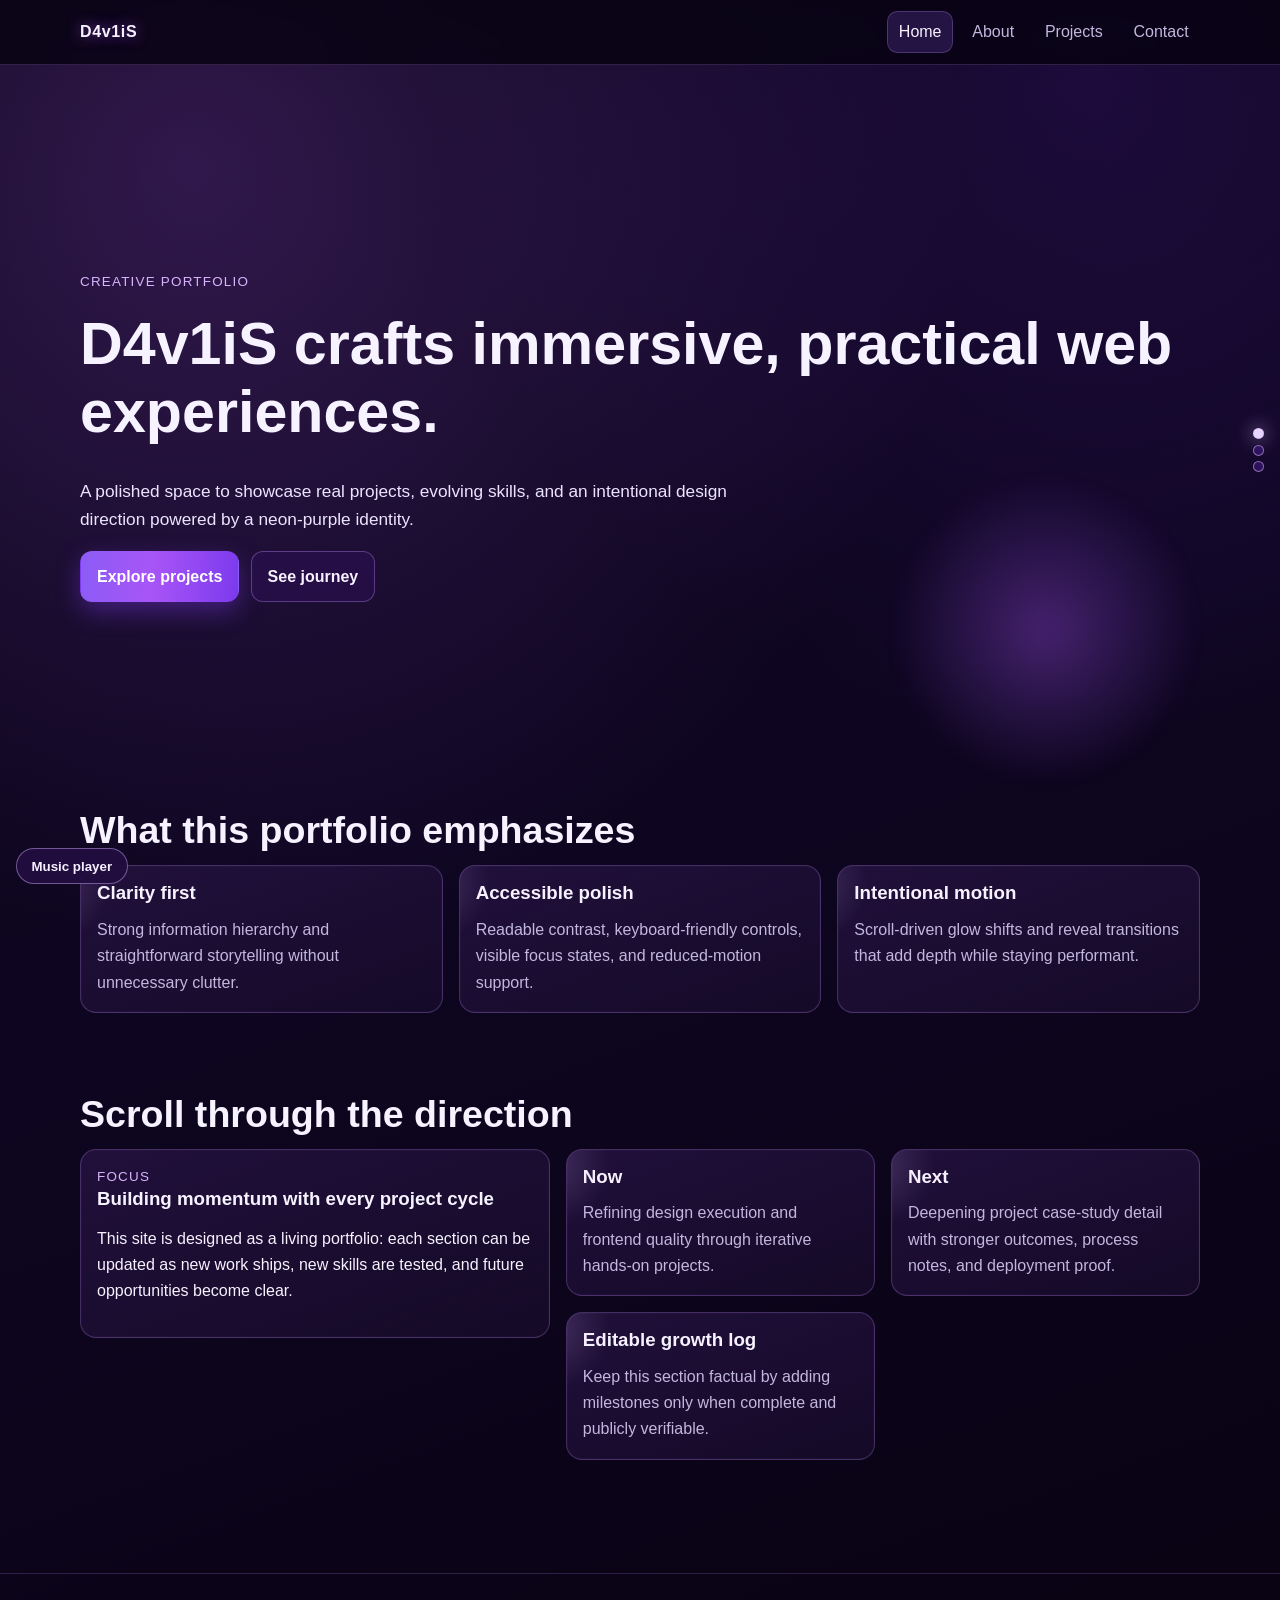
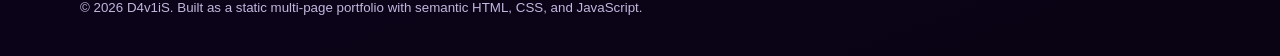
<file: index.html>
<!DOCTYPE html>
<html lang="en">
  <head>
    <meta charset="UTF-8" />
    <meta name="viewport" content="width=device-width, initial-scale=1" />
    <title>D4v1iS | Home</title>
    <meta name="description" content="D4v1iS portfolio home — premium neon-purple creative developer portfolio with projects, story, and contact." />
    <meta property="og:title" content="D4v1iS | Home" />
    <meta property="og:description" content="Explore the work, story, and direction of D4v1iS." />
    <meta property="og:type" content="website" />
    <meta property="og:url" content="https://d4v1is.me/" />
    <meta name="twitter:card" content="summary_large_image" />
    <meta name="twitter:title" content="D4v1iS | Home" />
    <meta name="twitter:description" content="Neon-purple portfolio and featured work by D4v1iS." />
    <meta name="theme-color" content="#16052d" />
    <link rel="canonical" href="https://d4v1is.me/" />
    <link rel="stylesheet" href="styles.css" />
    <script type="application/ld+json">
      {
        "@context": "https://schema.org",
        "@type": "Person",
        "name": "D4v1iS",
        "url": "https://d4v1is.me/",
        "knowsAbout": ["Web Development", "Frontend", "GitHub Pages"]
      }
    </script>
  </head>
  <body>
    <a class="skip-link" href="#main">Skip to content</a>
    <div class="progress-bar" aria-hidden="true"></div>

    <header class="site-header">
      <div class="container nav">
        <a class="brand" href="index.html">D4v1iS</a>
        <button class="menu-btn" type="button" aria-expanded="false" aria-controls="nav-links" id="menu-btn">Menu</button>
        <nav aria-label="Primary">
          <div class="nav-links" id="nav-links" data-open="false">
            <a href="index.html" aria-current="page">Home</a>
            <a href="about.html">About</a>
            <a href="projects.html">Projects</a>
            <a href="contact.html">Contact</a>
          </div>
        </nav>
      </div>
    </header>

    <main id="main" class="container">
      <section class="hero" id="hero">
        <p class="eyebrow reveal">Creative portfolio</p>
        <h1 class="reveal">D4v1iS crafts immersive, practical web experiences.</h1>
        <p class="lead reveal">
          A polished space to showcase real projects, evolving skills, and an intentional design direction powered by a neon-purple identity.
        </p>
        <div class="actions reveal">
          <a class="btn btn-primary" href="projects.html">Explore projects</a>
          <a class="btn btn-secondary" href="about.html">See journey</a>
        </div>
      </section>

      <section id="highlights">
        <h2 class="reveal">What this portfolio emphasizes</h2>
        <div class="grid">
          <article class="card reveal">
            <h3>Clarity first</h3>
            <p>Strong information hierarchy and straightforward storytelling without unnecessary clutter.</p>
          </article>
          <article class="card reveal">
            <h3>Accessible polish</h3>
            <p>Readable contrast, keyboard-friendly controls, visible focus states, and reduced-motion support.</p>
          </article>
          <article class="card reveal">
            <h3>Intentional motion</h3>
            <p>Scroll-driven glow shifts and reveal transitions that add depth while staying performant.</p>
          </article>
        </div>
      </section>

      <section id="story">
        <h2 class="reveal">Scroll through the direction</h2>
        <div class="story-grid">
          <aside class="story-panel sticky reveal" aria-label="Story guide">
            <p class="eyebrow">Focus</p>
            <h3>Building momentum with every project cycle</h3>
            <p>
              This site is designed as a living portfolio: each section can be updated as new work ships, new skills are tested, and future opportunities become clear.
            </p>
          </aside>
          <div class="grid">
            <article class="card reveal">
              <h3>Now</h3>
              <p>Refining design execution and frontend quality through iterative hands-on projects.</p>
            </article>
            <article class="card reveal">
              <h3>Next</h3>
              <p>Deepening project case-study detail with stronger outcomes, process notes, and deployment proof.</p>
            </article>
            <article class="card reveal">
              <h3>Editable growth log</h3>
              <p>Keep this section factual by adding milestones only when complete and publicly verifiable.</p>
            </article>
          </div>
        </div>
      </section>
    </main>

    <nav class="section-indicator" aria-label="Section progress">
      <a href="#hero" aria-current="true"><span class="sr-only">Hero</span></a>
      <a href="#highlights" aria-current="false"><span class="sr-only">Highlights</span></a>
      <a href="#story" aria-current="false"><span class="sr-only">Story</span></a>
    </nav>

    <div class="music-toggle">
      <button id="music-toggle-button" type="button" aria-expanded="false" aria-controls="music-panel">Music player</button>
    </div>
    <aside class="music-panel glass" id="music-panel" data-open="false" aria-label="Spotify music player">
      <p id="player-status">Loading Spotify player… press play once ready.</p>
      <iframe
        id="spotify-player"
        class="spotify"
        src="https://open.spotify.com/embed/track/2nWw7VrUn8Ijo45K6WIIna?utm_source=generator"
        allow="autoplay; clipboard-write; encrypted-media; fullscreen; picture-in-picture"
        loading="lazy"
        title="Spotify player for selected track"
      ></iframe>
      <p>
        Autoplay is limited by browsers and Spotify policies. Use the player controls or
        <a class="inline-link" href="https://open.spotify.com/track/2nWw7VrUn8Ijo45K6WIIna?si=8f95361fdbb84cdb" target="_blank" rel="noreferrer">Open on Spotify</a>.
      </p>
    </aside>

    <footer>
      <div class="container">
        <small>© <span data-year></span> D4v1iS. Built as a static multi-page portfolio with semantic HTML, CSS, and JavaScript.</small>
      </div>
    </footer>

    <script src="script.js"></script>
  </body>
</html>
</file>
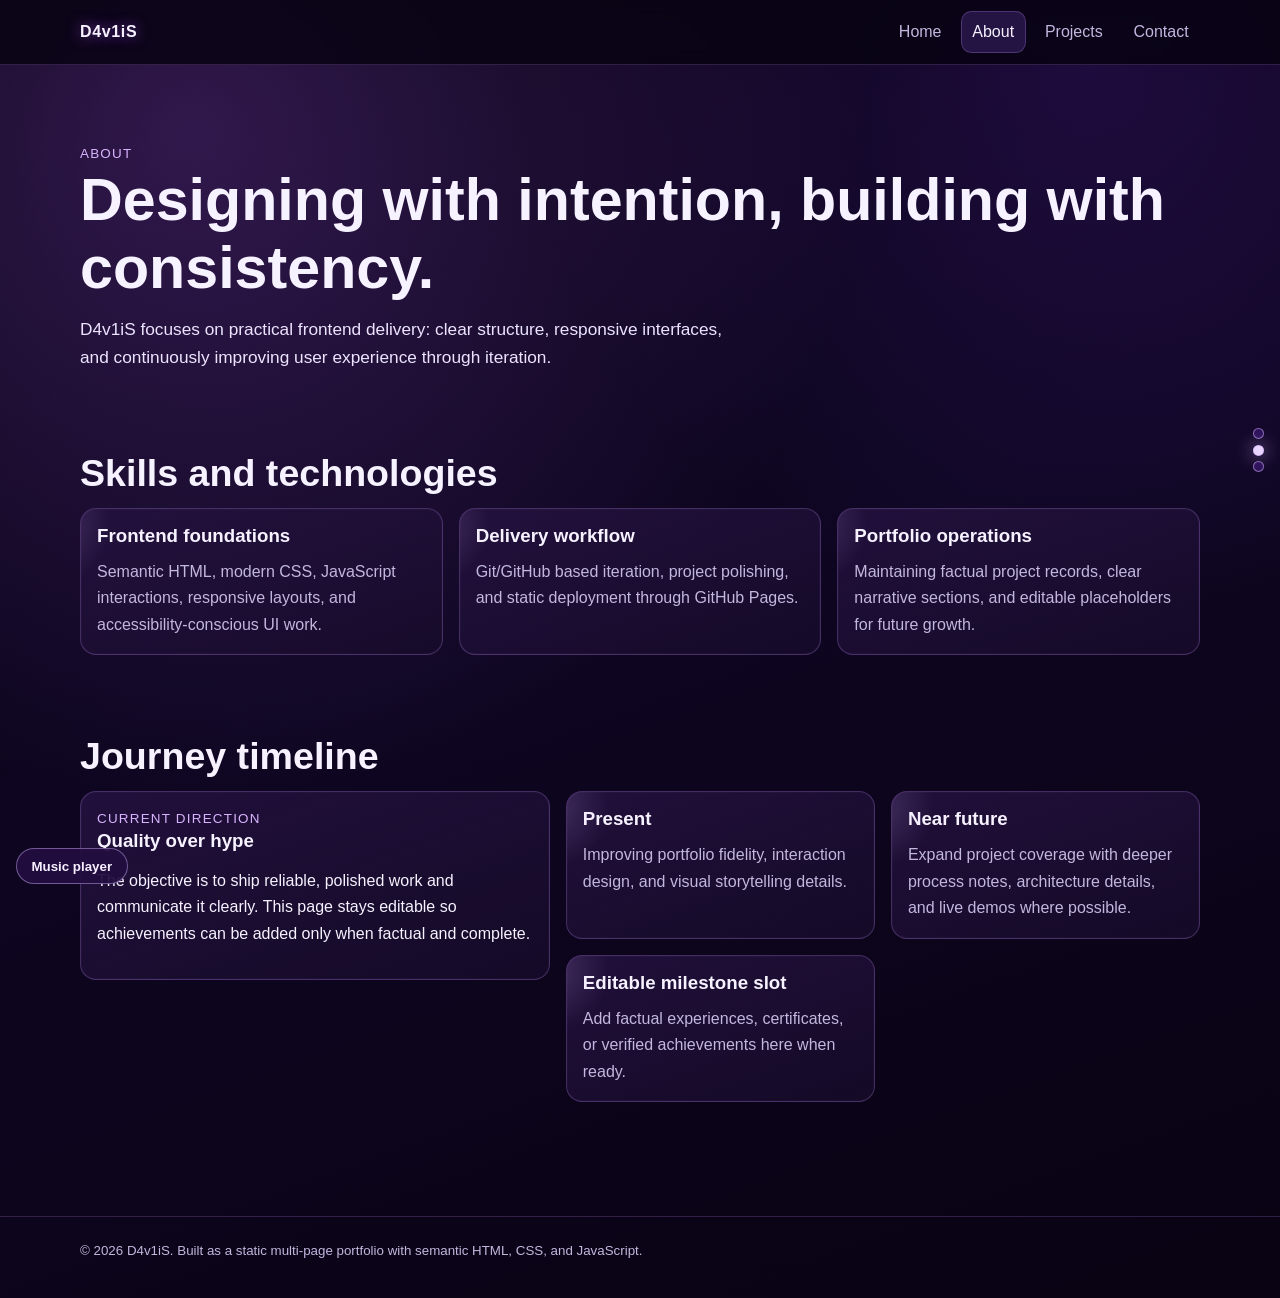
<file: about.html>
<!DOCTYPE html>
<html lang="en">
  <head>
    <meta charset="UTF-8" />
    <meta name="viewport" content="width=device-width, initial-scale=1" />
    <title>D4v1iS | About</title>
    <meta name="description" content="About D4v1iS — skills, approach, and current learning journey." />
    <meta property="og:title" content="D4v1iS | About" />
    <meta property="og:description" content="Learn about the creative and technical direction of D4v1iS." />
    <meta property="og:type" content="website" />
    <meta property="og:url" content="https://d4v1is.me/about.html" />
    <meta name="twitter:card" content="summary_large_image" />
    <meta name="twitter:title" content="D4v1iS | About" />
    <meta name="twitter:description" content="Skills and journey overview for D4v1iS." />
    <meta name="theme-color" content="#16052d" />
    <link rel="canonical" href="https://d4v1is.me/about.html" />
    <link rel="stylesheet" href="styles.css" />
  </head>
  <body>
    <a class="skip-link" href="#main">Skip to content</a>
    <div class="progress-bar" aria-hidden="true"></div>

    <header class="site-header">
      <div class="container nav">
        <a class="brand" href="index.html">D4v1iS</a>
        <button class="menu-btn" type="button" aria-expanded="false" aria-controls="nav-links" id="menu-btn">Menu</button>
        <nav aria-label="Primary">
          <div class="nav-links" id="nav-links" data-open="false">
            <a href="index.html">Home</a>
            <a href="about.html" aria-current="page">About</a>
            <a href="projects.html">Projects</a>
            <a href="contact.html">Contact</a>
          </div>
        </nav>
      </div>
    </header>

    <main id="main" class="container">
      <section id="about-intro">
        <p class="eyebrow reveal">About</p>
        <h1 class="reveal">Designing with intention, building with consistency.</h1>
        <p class="lead reveal">
          D4v1iS focuses on practical frontend delivery: clear structure, responsive interfaces, and continuously improving user experience through iteration.
        </p>
      </section>

      <section id="skills">
        <h2 class="reveal">Skills and technologies</h2>
        <div class="grid">
          <article class="card reveal">
            <h3>Frontend foundations</h3>
            <p>Semantic HTML, modern CSS, JavaScript interactions, responsive layouts, and accessibility-conscious UI work.</p>
          </article>
          <article class="card reveal">
            <h3>Delivery workflow</h3>
            <p>Git/GitHub based iteration, project polishing, and static deployment through GitHub Pages.</p>
          </article>
          <article class="card reveal">
            <h3>Portfolio operations</h3>
            <p>Maintaining factual project records, clear narrative sections, and editable placeholders for future growth.</p>
          </article>
        </div>
      </section>

      <section id="journey">
        <h2 class="reveal">Journey timeline</h2>
        <div class="story-grid">
          <article class="story-panel sticky reveal">
            <p class="eyebrow">Current direction</p>
            <h3>Quality over hype</h3>
            <p>
              The objective is to ship reliable, polished work and communicate it clearly. This page stays editable so achievements can be added only when factual and complete.
            </p>
          </article>
          <div class="grid">
            <article class="card reveal">
              <h3>Present</h3>
              <p>Improving portfolio fidelity, interaction design, and visual storytelling details.</p>
            </article>
            <article class="card reveal">
              <h3>Near future</h3>
              <p>Expand project coverage with deeper process notes, architecture details, and live demos where possible.</p>
            </article>
            <article class="card reveal">
              <h3>Editable milestone slot</h3>
              <p>Add factual experiences, certificates, or verified achievements here when ready.</p>
            </article>
          </div>
        </div>
      </section>
    </main>

    <nav class="section-indicator" aria-label="Section progress">
      <a href="#about-intro" aria-current="true"><span class="sr-only">About intro</span></a>
      <a href="#skills" aria-current="false"><span class="sr-only">Skills</span></a>
      <a href="#journey" aria-current="false"><span class="sr-only">Journey</span></a>
    </nav>

    <div class="music-toggle">
      <button id="music-toggle-button" type="button" aria-expanded="false" aria-controls="music-panel">Music player</button>
    </div>
    <aside class="music-panel glass" id="music-panel" data-open="false" aria-label="Spotify music player">
      <p id="player-status">Loading Spotify player… press play once ready.</p>
      <iframe
        id="spotify-player"
        class="spotify"
        src="https://open.spotify.com/embed/track/2nWw7VrUn8Ijo45K6WIIna?utm_source=generator"
        allow="autoplay; clipboard-write; encrypted-media; fullscreen; picture-in-picture"
        loading="lazy"
        title="Spotify player for selected track"
      ></iframe>
      <p>
        Autoplay is limited by browsers and Spotify policies. Use the player controls or
        <a class="inline-link" href="https://open.spotify.com/track/2nWw7VrUn8Ijo45K6WIIna?si=8f95361fdbb84cdb" target="_blank" rel="noreferrer">Open on Spotify</a>.
      </p>
    </aside>

    <footer>
      <div class="container">
        <small>© <span data-year></span> D4v1iS. Built as a static multi-page portfolio with semantic HTML, CSS, and JavaScript.</small>
      </div>
    </footer>

    <script src="script.js"></script>
  </body>
</html>
</file>
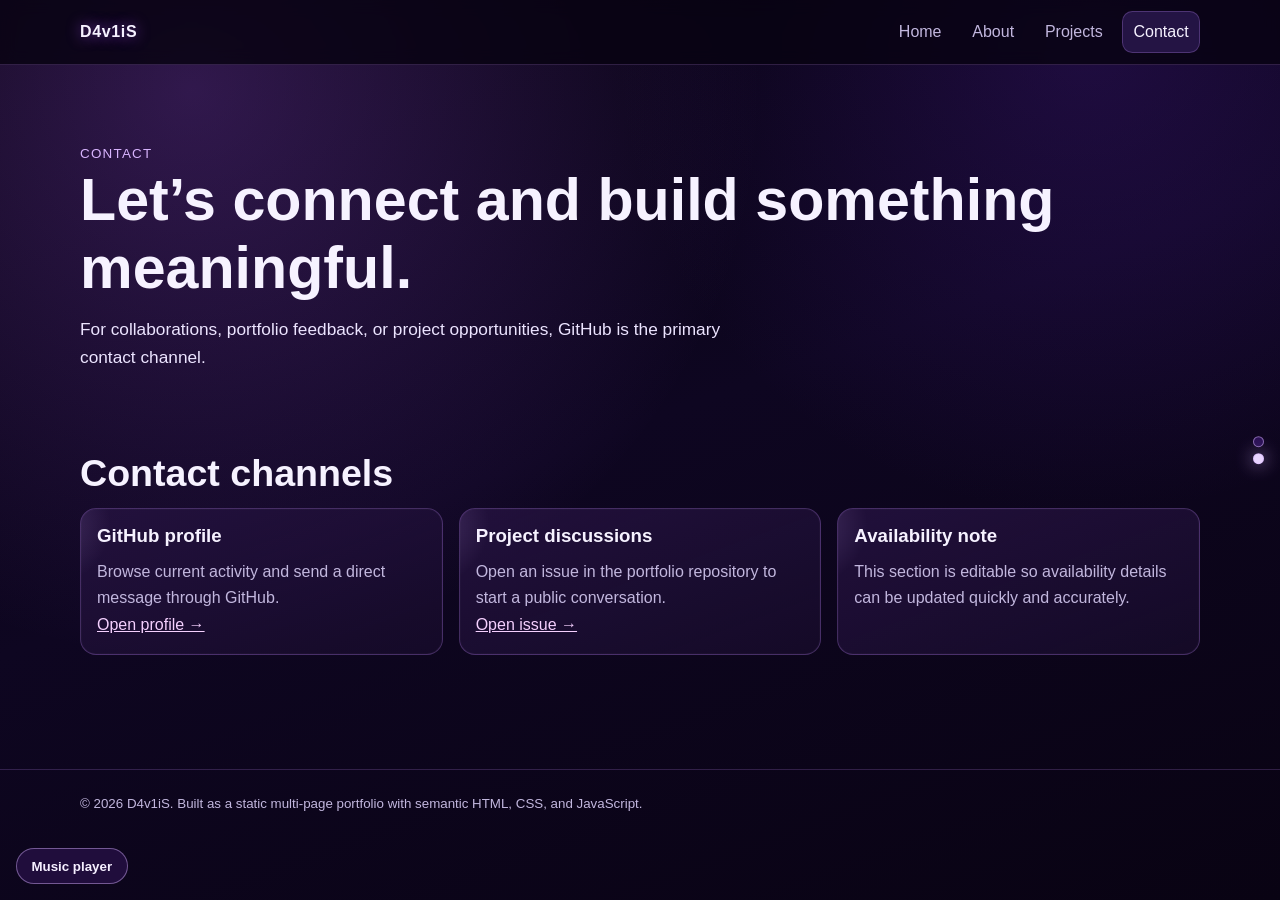
<file: contact.html>
<!DOCTYPE html>
<html lang="en">
  <head>
    <meta charset="UTF-8" />
    <meta name="viewport" content="width=device-width, initial-scale=1" />
    <title>D4v1iS | Contact</title>
    <meta name="description" content="Contact D4v1iS through GitHub and collaboration channels." />
    <meta property="og:title" content="D4v1iS | Contact" />
    <meta property="og:description" content="Reach out to D4v1iS for collaboration and portfolio inquiries." />
    <meta property="og:type" content="website" />
    <meta property="og:url" content="https://d4v1is.me/contact.html" />
    <meta name="twitter:card" content="summary_large_image" />
    <meta name="twitter:title" content="D4v1iS | Contact" />
    <meta name="twitter:description" content="Contact details and outreach links for D4v1iS." />
    <meta name="theme-color" content="#16052d" />
    <link rel="canonical" href="https://d4v1is.me/contact.html" />
    <link rel="stylesheet" href="styles.css" />
  </head>
  <body>
    <a class="skip-link" href="#main">Skip to content</a>
    <div class="progress-bar" aria-hidden="true"></div>

    <header class="site-header">
      <div class="container nav">
        <a class="brand" href="index.html">D4v1iS</a>
        <button class="menu-btn" type="button" aria-expanded="false" aria-controls="nav-links" id="menu-btn">Menu</button>
        <nav aria-label="Primary">
          <div class="nav-links" id="nav-links" data-open="false">
            <a href="index.html">Home</a>
            <a href="about.html">About</a>
            <a href="projects.html">Projects</a>
            <a href="contact.html" aria-current="page">Contact</a>
          </div>
        </nav>
      </div>
    </header>

    <main id="main" class="container">
      <section id="contact-intro">
        <p class="eyebrow reveal">Contact</p>
        <h1 class="reveal">Let’s connect and build something meaningful.</h1>
        <p class="lead reveal">
          For collaborations, portfolio feedback, or project opportunities, GitHub is the primary contact channel.
        </p>
      </section>

      <section id="contact-methods">
        <h2 class="reveal">Contact channels</h2>
        <div class="grid">
          <article class="card reveal">
            <h3>GitHub profile</h3>
            <p>Browse current activity and send a direct message through GitHub.</p>
            <p><a class="inline-link" href="https://github.com/D4v1iSss" target="_blank" rel="noreferrer">Open profile →</a></p>
          </article>
          <article class="card reveal">
            <h3>Project discussions</h3>
            <p>Open an issue in the portfolio repository to start a public conversation.</p>
            <p><a class="inline-link" href="https://github.com/D4v1iSss/D4v1iSss/issues" target="_blank" rel="noreferrer">Open issue →</a></p>
          </article>
          <article class="card reveal">
            <h3>Availability note</h3>
            <p>This section is editable so availability details can be updated quickly and accurately.</p>
          </article>
        </div>
      </section>
    </main>

    <nav class="section-indicator" aria-label="Section progress">
      <a href="#contact-intro" aria-current="true"><span class="sr-only">Contact intro</span></a>
      <a href="#contact-methods" aria-current="false"><span class="sr-only">Contact channels</span></a>
    </nav>

    <div class="music-toggle">
      <button id="music-toggle-button" type="button" aria-expanded="false" aria-controls="music-panel">Music player</button>
    </div>
    <aside class="music-panel glass" id="music-panel" data-open="false" aria-label="Spotify music player">
      <p id="player-status">Loading Spotify player… press play once ready.</p>
      <iframe
        id="spotify-player"
        class="spotify"
        src="https://open.spotify.com/embed/track/2nWw7VrUn8Ijo45K6WIIna?utm_source=generator"
        allow="autoplay; clipboard-write; encrypted-media; fullscreen; picture-in-picture"
        loading="lazy"
        title="Spotify player for selected track"
      ></iframe>
      <p>
        Autoplay is limited by browsers and Spotify policies. Use the player controls or
        <a class="inline-link" href="https://open.spotify.com/track/2nWw7VrUn8Ijo45K6WIIna?si=8f95361fdbb84cdb" target="_blank" rel="noreferrer">Open on Spotify</a>.
      </p>
    </aside>

    <footer>
      <div class="container">
        <small>© <span data-year></span> D4v1iS. Built as a static multi-page portfolio with semantic HTML, CSS, and JavaScript.</small>
      </div>
    </footer>

    <script src="script.js"></script>
  </body>
</html>
</file>
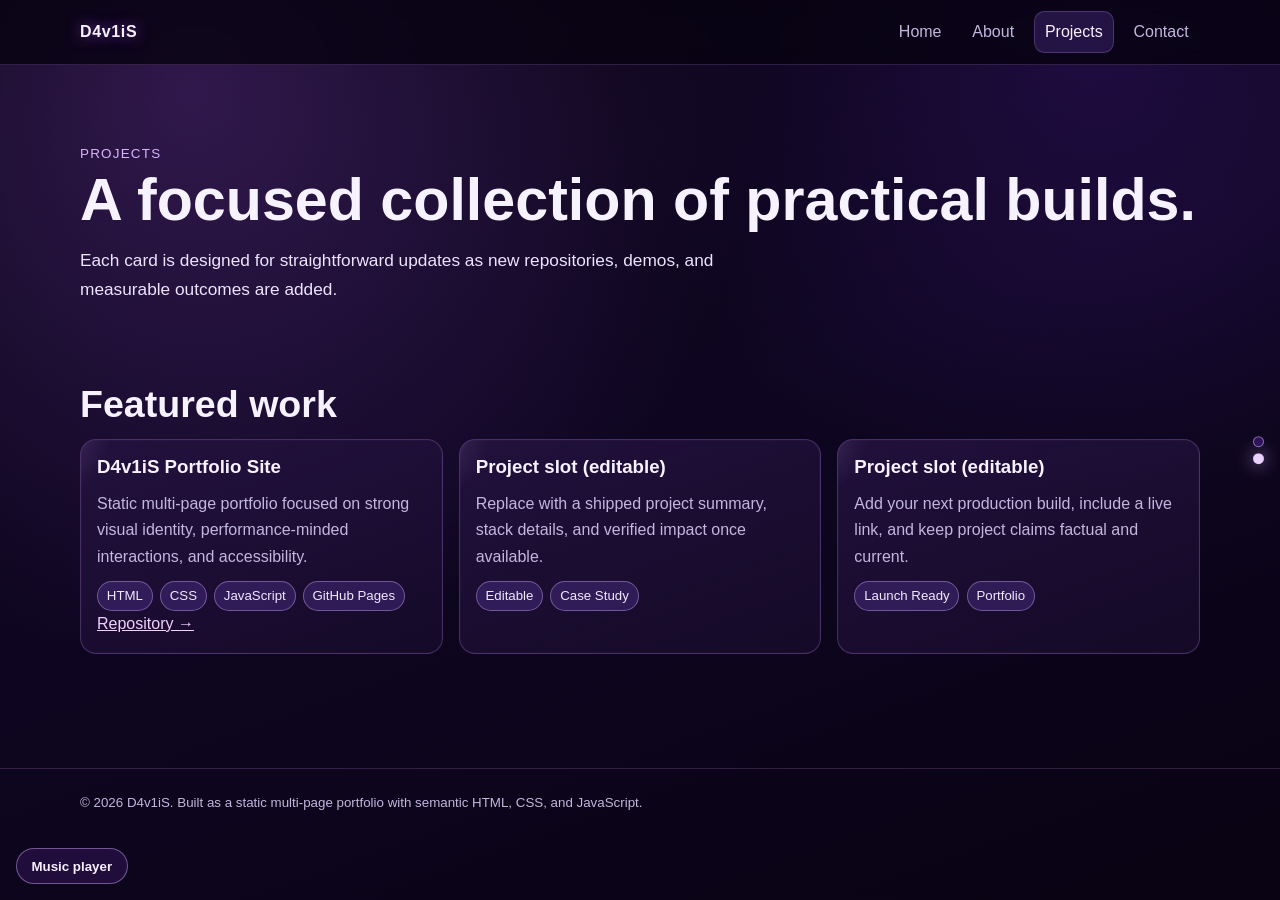
<file: projects.html>
<!DOCTYPE html>
<html lang="en">
  <head>
    <meta charset="UTF-8" />
    <meta name="viewport" content="width=device-width, initial-scale=1" />
    <title>D4v1iS | Projects</title>
    <meta name="description" content="Projects by D4v1iS — current portfolio work and editable slots for future project additions." />
    <meta property="og:title" content="D4v1iS | Projects" />
    <meta property="og:description" content="View featured projects and stack details from D4v1iS." />
    <meta property="og:type" content="website" />
    <meta property="og:url" content="https://d4v1is.me/projects.html" />
    <meta name="twitter:card" content="summary_large_image" />
    <meta name="twitter:title" content="D4v1iS | Projects" />
    <meta name="twitter:description" content="Featured project cards and stack focus by D4v1iS." />
    <meta name="theme-color" content="#16052d" />
    <link rel="canonical" href="https://d4v1is.me/projects.html" />
    <link rel="stylesheet" href="styles.css" />
  </head>
  <body>
    <a class="skip-link" href="#main">Skip to content</a>
    <div class="progress-bar" aria-hidden="true"></div>

    <header class="site-header">
      <div class="container nav">
        <a class="brand" href="index.html">D4v1iS</a>
        <button class="menu-btn" type="button" aria-expanded="false" aria-controls="nav-links" id="menu-btn">Menu</button>
        <nav aria-label="Primary">
          <div class="nav-links" id="nav-links" data-open="false">
            <a href="index.html">Home</a>
            <a href="about.html">About</a>
            <a href="projects.html" aria-current="page">Projects</a>
            <a href="contact.html">Contact</a>
          </div>
        </nav>
      </div>
    </header>

    <main id="main" class="container">
      <section id="projects-intro">
        <p class="eyebrow reveal">Projects</p>
        <h1 class="reveal">A focused collection of practical builds.</h1>
        <p class="lead reveal">
          Each card is designed for straightforward updates as new repositories, demos, and measurable outcomes are added.
        </p>
      </section>

      <section id="featured-projects">
        <h2 class="reveal">Featured work</h2>
        <div class="grid">
          <article class="card project-card reveal">
            <h3>D4v1iS Portfolio Site</h3>
            <p>Static multi-page portfolio focused on strong visual identity, performance-minded interactions, and accessibility.</p>
            <div class="tag-list">
              <span class="tag">HTML</span>
              <span class="tag">CSS</span>
              <span class="tag">JavaScript</span>
              <span class="tag">GitHub Pages</span>
            </div>
            <p><a class="inline-link" href="https://github.com/D4v1iSss/D4v1iSss" target="_blank" rel="noreferrer">Repository →</a></p>
          </article>

          <article class="card project-card reveal">
            <h3>Project slot (editable)</h3>
            <p>Replace with a shipped project summary, stack details, and verified impact once available.</p>
            <div class="tag-list">
              <span class="tag">Editable</span>
              <span class="tag">Case Study</span>
            </div>
          </article>

          <article class="card project-card reveal">
            <h3>Project slot (editable)</h3>
            <p>Add your next production build, include a live link, and keep project claims factual and current.</p>
            <div class="tag-list">
              <span class="tag">Launch Ready</span>
              <span class="tag">Portfolio</span>
            </div>
          </article>
        </div>
      </section>
    </main>

    <nav class="section-indicator" aria-label="Section progress">
      <a href="#projects-intro" aria-current="true"><span class="sr-only">Projects intro</span></a>
      <a href="#featured-projects" aria-current="false"><span class="sr-only">Featured projects</span></a>
    </nav>

    <div class="music-toggle">
      <button id="music-toggle-button" type="button" aria-expanded="false" aria-controls="music-panel">Music player</button>
    </div>
    <aside class="music-panel glass" id="music-panel" data-open="false" aria-label="Spotify music player">
      <p id="player-status">Loading Spotify player… press play once ready.</p>
      <iframe
        id="spotify-player"
        class="spotify"
        src="https://open.spotify.com/embed/track/2nWw7VrUn8Ijo45K6WIIna?utm_source=generator"
        allow="autoplay; clipboard-write; encrypted-media; fullscreen; picture-in-picture"
        loading="lazy"
        title="Spotify player for selected track"
      ></iframe>
      <p>
        Autoplay is limited by browsers and Spotify policies. Use the player controls or
        <a class="inline-link" href="https://open.spotify.com/track/2nWw7VrUn8Ijo45K6WIIna?si=8f95361fdbb84cdb" target="_blank" rel="noreferrer">Open on Spotify</a>.
      </p>
    </aside>

    <footer>
      <div class="container">
        <small>© <span data-year></span> D4v1iS. Built as a static multi-page portfolio with semantic HTML, CSS, and JavaScript.</small>
      </div>
    </footer>

    <script src="script.js"></script>
  </body>
</html>
</file>
<file: styles.css>
:root {
  --bg: #05020c;
  --bg-2: #0e0621;
  --surface: rgba(24, 12, 44, 0.72);
  --surface-strong: rgba(36, 18, 63, 0.88);
  --border: rgba(197, 142, 255, 0.26);
  --text: #f6f2ff;
  --muted: #c2b7de;
  --primary: #a855f7;
  --primary-strong: #7c3aed;
  --accent: #d8b4fe;
  --max: 1120px;
  --radius: 1rem;
  --progress: 0%;
  --scroll-ratio: 0;
}

* { box-sizing: border-box; }

html { scroll-behavior: smooth; }

body {
  margin: 0;
  font-family: Inter, "Segoe UI", Roboto, sans-serif;
  color: var(--text);
  background:
    radial-gradient(circle at 15% calc(10% + (var(--scroll-ratio) * 25%)), rgba(168, 85, 247, 0.26), transparent 42%),
    radial-gradient(circle at 85% calc(5% + (var(--scroll-ratio) * 35%)), rgba(76, 29, 149, 0.3), transparent 34%),
    linear-gradient(160deg, var(--bg) 0%, var(--bg-2) 48%, #090313 100%);
  line-height: 1.65;
  min-height: 100vh;
}

a { color: inherit; }

.skip-link {
  position: absolute;
  left: -9999px;
  top: 0;
}

.skip-link:focus {
  left: 1rem;
  top: 1rem;
  z-index: 200;
  background: #fff;
  color: #000;
  padding: 0.5rem 0.75rem;
  border-radius: 0.4rem;
}

.sr-only {
  position: absolute;
  width: 1px;
  height: 1px;
  padding: 0;
  margin: -1px;
  overflow: hidden;
  clip: rect(0, 0, 0, 0);
  white-space: nowrap;
  border: 0;
}

.progress-bar {
  position: fixed;
  inset: 0 0 auto 0;
  height: 3px;
  width: var(--progress);
  background: linear-gradient(90deg, var(--primary), var(--accent));
  box-shadow: 0 0 24px rgba(168, 85, 247, 0.75);
  z-index: 120;
}

.container {
  width: min(100% - 2rem, var(--max));
  margin-inline: auto;
}

.site-header {
  position: sticky;
  top: 0;
  z-index: 100;
  backdrop-filter: blur(8px);
  background: rgba(8, 3, 18, 0.82);
  border-bottom: 1px solid rgba(197, 142, 255, 0.2);
}

.nav {
  min-height: 4rem;
  display: flex;
  align-items: center;
  justify-content: space-between;
  gap: 0.75rem;
}

.brand {
  text-decoration: none;
  font-weight: 700;
  letter-spacing: 0.04em;
  text-shadow: 0 0 14px rgba(168, 85, 247, 0.7);
}

.nav-links {
  display: flex;
  gap: 0.5rem;
  align-items: center;
}

.nav-links a {
  text-decoration: none;
  padding: 0.4rem 0.65rem;
  border-radius: 0.65rem;
  color: var(--muted);
  border: 1px solid transparent;
  transition: border-color 180ms ease, color 180ms ease, background-color 180ms ease;
}

.nav-links a[aria-current="page"] {
  color: var(--text);
  border-color: var(--border);
  background: rgba(139, 92, 246, 0.2);
}

.nav-links a:hover,
.nav-links a:focus-visible {
  color: var(--text);
  border-color: rgba(197, 142, 255, 0.38);
  background: rgba(139, 92, 246, 0.18);
}

.menu-btn {
  display: none;
  border: 1px solid var(--border);
  background: transparent;
  color: var(--text);
  padding: 0.45rem 0.65rem;
  border-radius: 0.55rem;
}

main { padding: 2.4rem 0 4.6rem; }
section { padding: 2.5rem 0; }

.hero {
  min-height: min(74vh, 760px);
  display: grid;
  align-content: center;
  gap: 1.1rem;
  position: relative;
}

.hero::after {
  content: "";
  position: absolute;
  inset: auto 0 -1rem auto;
  width: min(310px, 78vw);
  aspect-ratio: 1;
  border-radius: 50%;
  background: radial-gradient(circle, rgba(168, 85, 247, 0.34), transparent 70%);
  filter: blur(8px);
  transform: translateY(calc(var(--scroll-ratio) * -35px));
  pointer-events: none;
}

h1, h2, h3 {
  margin: 0 0 0.8rem;
  line-height: 1.15;
}

h1 { font-size: clamp(2.2rem, 4.8vw, 3.7rem); }
h2 { font-size: clamp(1.6rem, 3vw, 2.35rem); }

.eyebrow {
  margin: 0;
  letter-spacing: 0.09em;
  text-transform: uppercase;
  color: var(--accent);
  font-size: 0.84rem;
}

.lead {
  margin: 0;
  max-width: 68ch;
  color: #ece4ff;
  font-size: clamp(1.02rem, 1.35vw, 1.24rem);
}

.actions {
  display: flex;
  flex-wrap: wrap;
  gap: 0.7rem;
}

.btn {
  border: 1px solid transparent;
  border-radius: 0.75rem;
  text-decoration: none;
  font-weight: 600;
  padding: 0.7rem 1rem;
  display: inline-flex;
  align-items: center;
  justify-content: center;
  transition: transform 180ms ease, box-shadow 180ms ease, background-color 180ms ease;
}

.btn:hover,
.btn:focus-visible {
  transform: translateY(-2px);
}

.btn-primary {
  color: #fff;
  background: linear-gradient(95deg, #8b5cf6 0%, #a855f7 45%, #7c3aed 100%);
  box-shadow: 0 9px 24px rgba(124, 58, 237, 0.4);
}

.btn-secondary {
  color: var(--text);
  border-color: rgba(197, 142, 255, 0.35);
  background: rgba(56, 17, 110, 0.3);
}

.glass,
.card,
.story-panel {
  border: 1px solid var(--border);
  background: linear-gradient(160deg, var(--surface-strong), var(--surface));
  border-radius: var(--radius);
  box-shadow: inset 0 0 0 1px rgba(255, 255, 255, 0.02);
}

.grid {
  display: grid;
  gap: 1rem;
  grid-template-columns: repeat(auto-fit, minmax(220px, 1fr));
}

.card {
  padding: 1rem;
  position: relative;
  overflow: hidden;
}

.card::before {
  content: "";
  position: absolute;
  inset: -30% auto auto -25%;
  width: 120px;
  height: 120px;
  background: radial-gradient(circle, rgba(216, 180, 254, 0.19), transparent 70%);
  pointer-events: none;
}

.card p { margin: 0; color: var(--muted); }

.js-enabled .reveal {
  opacity: 0;
  transform: translateY(24px);
  transition: opacity 520ms ease, transform 520ms ease;
}

.js-enabled .reveal.is-visible {
  opacity: 1;
  transform: translateY(0);
}

.story-grid {
  display: grid;
  gap: 1rem;
  grid-template-columns: minmax(0, 1fr) minmax(0, 1.35fr);
}

.story-panel {
  padding: 1rem;
}

.story-panel.sticky {
  position: sticky;
  top: 5.5rem;
  align-self: start;
}

.project-card {
  transition: transform 260ms ease, border-color 260ms ease, box-shadow 260ms ease;
}

.project-card:hover,
.project-card:focus-within {
  transform: translateY(-4px);
  border-color: rgba(216, 180, 254, 0.44);
  box-shadow: 0 15px 35px rgba(76, 29, 149, 0.3);
}

.tag-list {
  display: flex;
  flex-wrap: wrap;
  gap: 0.45rem;
  margin-top: 0.7rem;
}

.tag {
  font-size: 0.83rem;
  color: #f3e8ff;
  border: 1px solid rgba(216, 180, 254, 0.4);
  background: rgba(139, 92, 246, 0.2);
  border-radius: 999px;
  padding: 0.18rem 0.55rem;
}

.section-indicator {
  position: fixed;
  right: 1rem;
  top: 50%;
  transform: translateY(-50%);
  z-index: 80;
  display: grid;
  gap: 0.35rem;
}

.section-indicator a {
  width: 11px;
  height: 11px;
  display: block;
  border-radius: 50%;
  border: 1px solid rgba(216, 180, 254, 0.55);
  background: rgba(76, 29, 149, 0.45);
}

.section-indicator a[aria-current="true"] {
  background: #e9d5ff;
  box-shadow: 0 0 18px rgba(216, 180, 254, 0.85);
}

.music-toggle {
  position: fixed;
  left: 1rem;
  bottom: 1rem;
  z-index: 130;
}

.music-toggle button {
  border: 1px solid rgba(216, 180, 254, 0.45);
  border-radius: 999px;
  padding: 0.58rem 0.9rem;
  background: rgba(35, 14, 63, 0.94);
  color: #f5efff;
  font-weight: 600;
}

.music-panel {
  position: fixed;
  left: 1rem;
  bottom: 4.1rem;
  width: min(360px, calc(100vw - 2rem));
  padding: 0.85rem;
  z-index: 129;
  display: none;
}

.music-panel[data-open="true"] { display: block; }
.music-panel p { margin: 0.2rem 0 0.75rem; color: var(--muted); font-size: 0.9rem; }

.spotify {
  width: 100%;
  height: 152px;
  border: 0;
  border-radius: 12px;
}

.inline-link { color: #f5d0fe; }

footer {
  border-top: 1px solid rgba(197, 142, 255, 0.2);
  padding: 1.25rem 0 2.2rem;
  color: var(--muted);
}

:focus-visible {
  outline: 3px solid #c084fc;
  outline-offset: 2px;
}

@media (max-width: 980px) {
  .story-grid { grid-template-columns: 1fr; }
  .story-panel.sticky { position: static; }
  .section-indicator { display: none; }
}

@media (max-width: 760px) {
  .menu-btn { display: inline-flex; }

  .nav-links {
    position: absolute;
    left: 0;
    right: 0;
    top: 4rem;
    display: none;
    flex-direction: column;
    align-items: stretch;
    padding: 0.85rem 1rem 1rem;
    background: rgba(8, 3, 18, 0.97);
    border-bottom: 1px solid rgba(197, 142, 255, 0.26);
  }

  .nav-links[data-open="true"] { display: flex; }

  .nav-links a { padding: 0.6rem 0.75rem; }
}

@media (prefers-reduced-motion: reduce) {
  html { scroll-behavior: auto; }

  *, *::before, *::after {
    animation-duration: 0ms !important;
    transition: none !important;
  }

  .reveal { opacity: 1; transform: none; }
}
</file>
